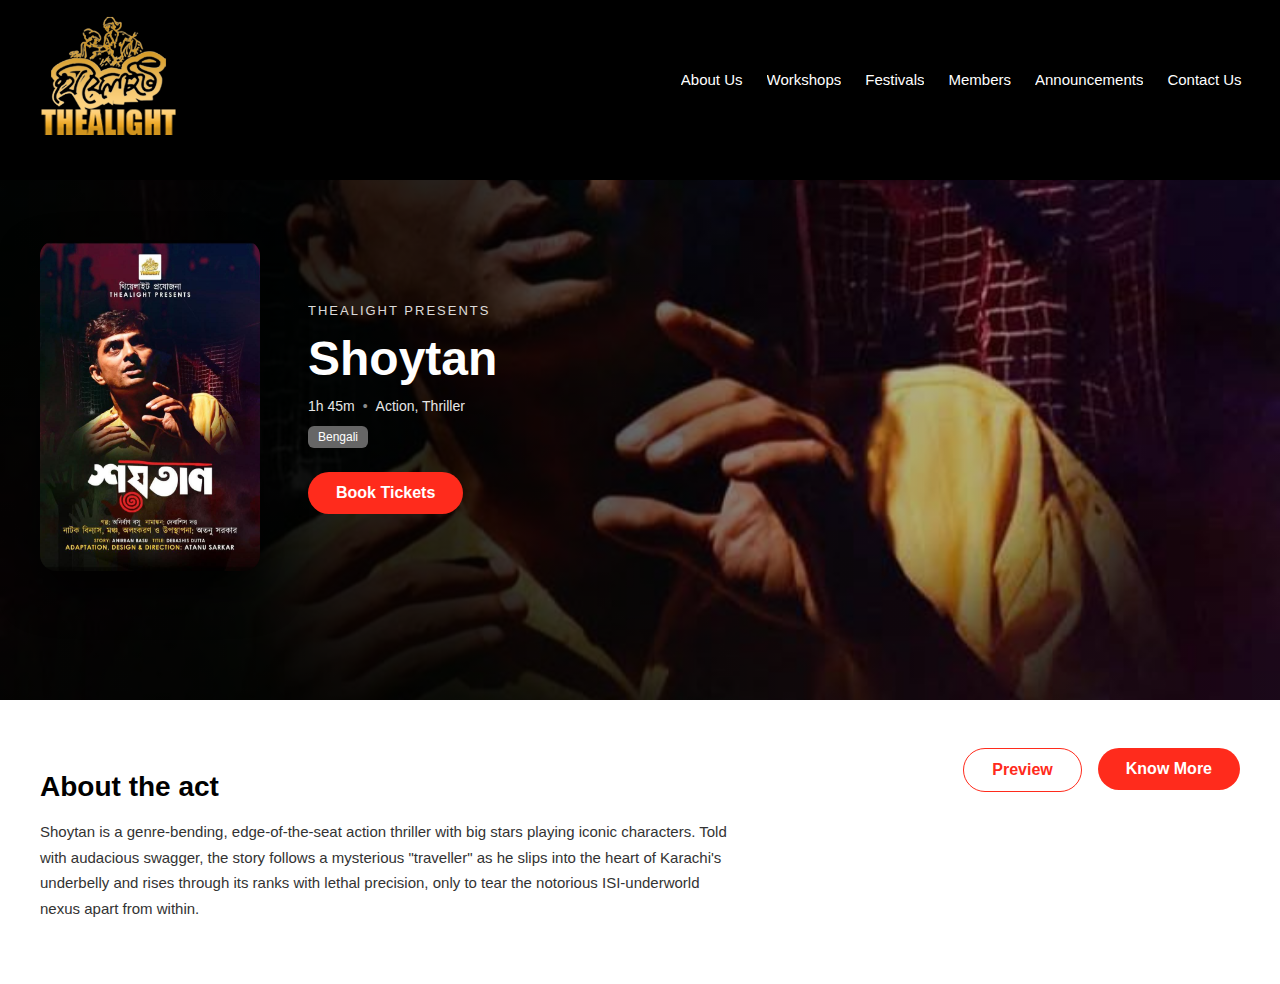
<file: productions.html>
<!DOCTYPE html>
<html lang="en">

<head>
    <meta charset="UTF-8">
    <meta name="viewport" content="width=device-width, initial-scale=1.0">
    <title>Production</title>
    <link rel="stylesheet" href="stylesheets/productions.css">
    <link rel="stylesheet" href="stylesheets/navbar.css">
    <link rel="icon" type="image/png" href="images/logo/thealight_logo.png">
</head>

<body>
    <div class="nav"><div id="navbar"></div></div>
    
    <section class="production-overview">

        <!-- TOP : COVER + POSTER + DETAILS -->
        <div class="production-cover">

            <div class="production-cover-overlay"></div>

            <div class="production-cover-content">

                <!-- Poster -->
                <div class="production-poster">
                    <img src="images/WhatsApp Image 2025-10-29 at 14.50.04_349567bf.jpg" alt="Shoytan Poster">
                </div>

                <!-- Details -->
                <div class="production-details">
                    <span class="production-presenter">THEALIGHT PRESENTS</span>

                    <h1 class="production-title">Shoytan</h1>

                    <div class="production-meta">
                        <span>1h 45m</span>
                        <span class="meta-separator">•</span>
                        <span>Action, Thriller</span>
                    </div>

                    <span class="production-language">Bengali</span>

                    <div class="production-cta">
                        <a href="#" class="btn-book">Book Tickets</a>
                    </div>
                </div>

            </div>
        </div>

        <!-- BOTTOM : ABOUT -->
        <div class="production-about">

            <div class="production-about-content">
                <h2 class="production-about-heading">About the act</h2>

                <p class="production-about-text">
                    Shoytan is a genre-bending, edge-of-the-seat action thriller with big
                    stars playing iconic characters. Told with audacious swagger, the story
                    follows a mysterious "traveller" as he slips into the heart of
                    Karachi's underbelly and rises through its ranks with lethal precision,
                    only to tear the notorious ISI-underworld nexus apart from within.
                </p>
            </div>

            <div class="production-about-actions">
                <a href="#" class="btn-preview">Preview</a>
                <a href="#" class="btn-know-more">Know More</a>
            </div>

        </div>

    </section>

    <script>
        fetch("partials/navbar.html")
            .then(res => res.text())
            .then(data => {
                document.getElementById("navbar").innerHTML = data;
            });
    </script>

</body>

</html>
</file>
<file: stylesheets/productions.css>
html,
body {
  max-width: 100%;
  overflow-x: hidden;
}
body {
  margin: 0;
  font-family: Arial, sans-serif;
}

/* ROOT SECTION */
.production-overview {
  width: 100%;
  font-family: "Inter", sans-serif;
}

/* ================= TOP COVER ================= */

.production-cover {
  position: relative;
  min-height: 520px;
  background: url("../images/WhatsApp Image 2025-10-29 at 14.50.04_349567bf.jpg") center / cover no-repeat;
  color: #fff;
}

.production-cover-overlay {
  position: absolute;
  inset: 0;
  background: linear-gradient(
    to right,
    rgba(0,0,0,0.85) 35%,
    rgba(0,0,0,0.35) 65%,
    rgba(0,0,0,0.15)
  );
}

.production-cover-content {
  position: relative;
  z-index: 2;
  max-width: 1200px;
  margin: 0 auto;
  padding: 60px 24px;
  display: flex;
  gap: 48px;
  align-items: center;
}

/* Poster */
.production-poster img {
  width: 220px;
  border-radius: 16px;
  box-shadow: 0 20px 40px rgba(0,0,0,0.6);
}

/* Details */
.production-details {
  max-width: 500px;
}

.production-presenter {
  font-size: 13px;
  letter-spacing: 2px;
  opacity: 0.85;
}

.production-title {
  font-size: 48px;
  font-weight: 700;
  margin: 12px 0;
}

.production-meta {
  display: flex;
  align-items: center;
  gap: 8px;
  font-size: 14px;
  opacity: 0.9;
}

.meta-separator {
  opacity: 0.6;
}

.production-language {
  display: inline-block;
  margin-top: 12px;
  padding: 4px 10px;
  background: #666;
  border-radius: 6px;
  font-size: 12px;
}

/* CTA */
.production-cta {
  margin-top: 24px;
}

.btn-book {
  display: inline-block;
  padding: 12px 28px;
  background: #ff2b1c;
  color: #fff;
  border-radius: 24px;
  text-decoration: none;
  font-weight: 600;
  transition: background 0.3s ease;
}

.btn-book:hover{
    background: #c62828;
}

/* ================= ABOUT ================= */

.production-about {
  max-width: 1200px;
  margin: 0 auto;
  padding: 48px 24px;
  display: flex;
  justify-content: space-between;
  gap: 40px;
}

.production-about-content {
  max-width: 700px;
}

.production-about-heading {
  font-size: 28px;
  font-weight: 700;
  margin-bottom: 16px;
}

.production-about-text {
  font-size: 15px;
  line-height: 1.7;
  color: #333;
}

/* Buttons */
.production-about-actions {
  display: flex;
  gap: 16px;
  align-items: flex-start;
}

.btn-preview {
  padding: 12px 28px;
  border: 1px solid #ff2b1c;
  color: #ff2b1c;
  border-radius: 24px;
  text-decoration: none;
  font-weight: 600;
  background: transparent;
  transition: all 0.3 ease;
}

.btn-preview:hover {
  background: #e74c3c;
  color: #fff;
}

.btn-know-more {
  padding: 12px 28px;
  background: #ff2b1c;
  color: #fff;
  border-radius: 24px;
  text-decoration: none;
  font-weight: 600;
  transition: background 0.3s ease;
}

.btn-know-more:hover{
    background: #c62828;
}

.nav{
    width: 100%0;
    height:20vh;
    background-color: black;
}
</file>
<file: stylesheets/navbar.css>
/* =====================
   NAVBAR
===================== */
.navbar {
  position: absolute;
  top: 15px;
  left: 0;
  right: 0;
  width: 100%;
  padding: 0 3%;
  display: flex;
  justify-content: space-between;
  align-items: center;
  z-index: 10;
  box-sizing: border-box;
}


/* Logo */
.logo img {
  height: clamp(70px, 10vw, 125px);
}

/* Nav links */
.links {
  display: flex;
  gap: 24px;
  flex-wrap: wrap;
  max-width: 100%;
  justify-content: flex-end;
}

.links a {
  color: white;
  text-decoration: none;
  font-weight: 500;
  font-size: 15px;
  white-space: nowrap;
  max-width: 100%;
  overflow: hidden;
  text-overflow: ellipsis;
}

.links a:hover {
  color: rgba(238, 49, 35, 0.85);
}
@media (max-width: 992px) {
  .navbar {
    padding: 0 24px;
  }

  .links {
    gap: 18px;
  }
}

/* =====================
   MOBILE RESPONSIVE
===================== */
@media (max-width: 768px) {
  .navbar {
    flex-direction: column;
    align-items: center;
    gap: 14px;
  }

  .links {
    justify-content: center;
    gap: 18px;
  }

}

/* =====================
   SMALL MOBILE
===================== */
@media (max-width: 480px) {
  .links a {
    font-size: 14px;
  }

}
</file>
